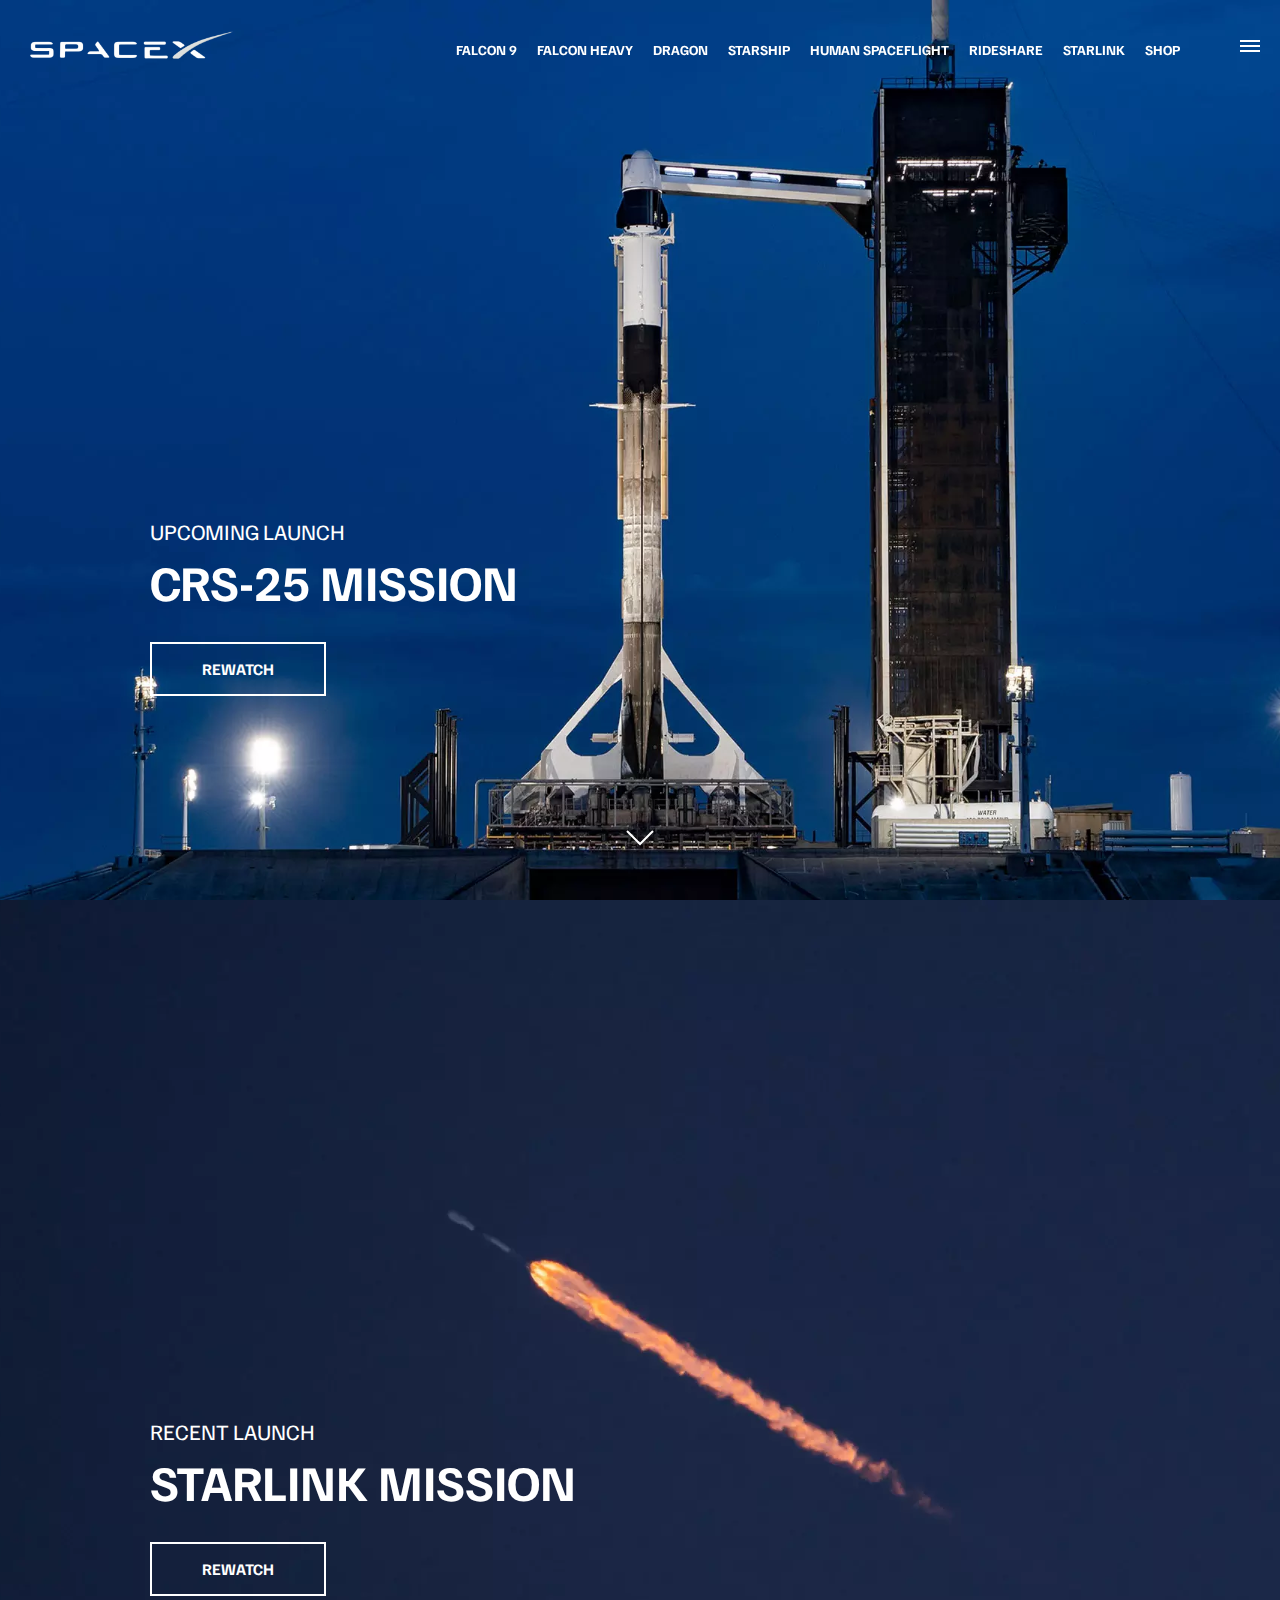
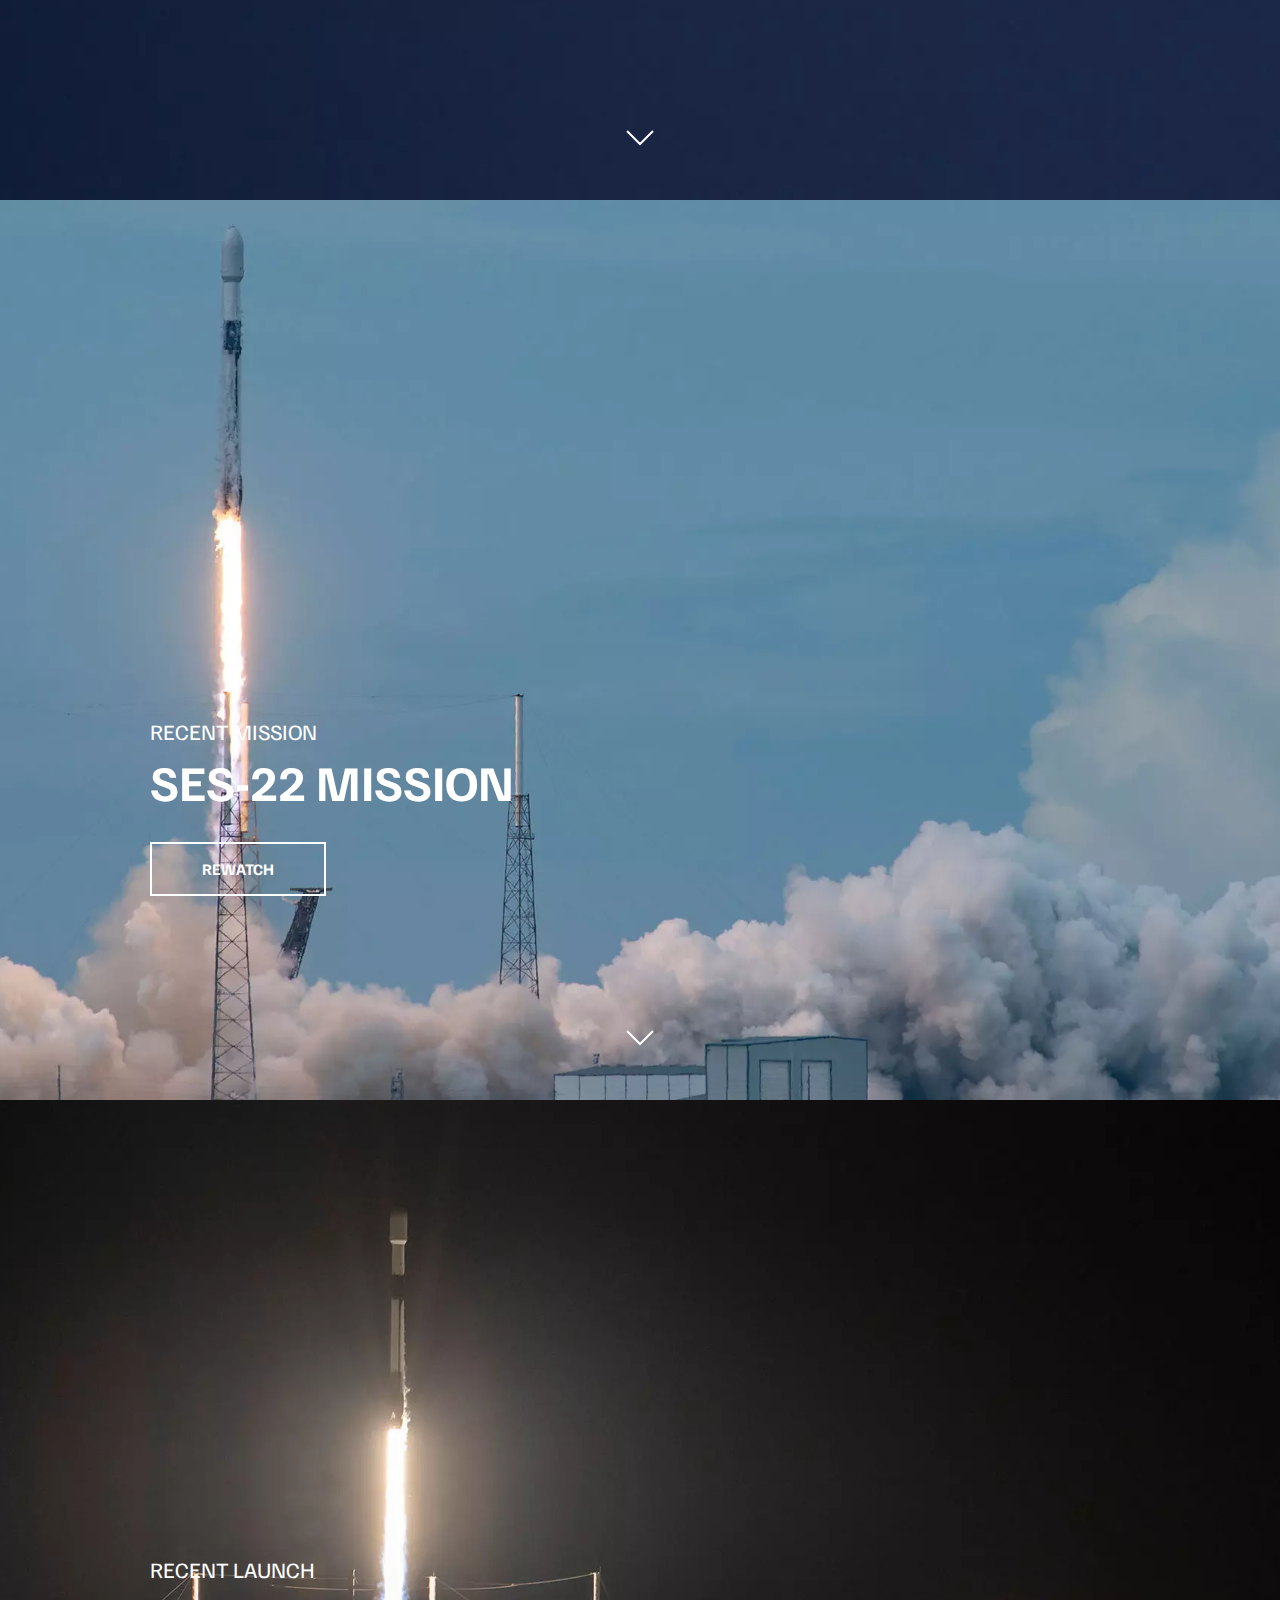
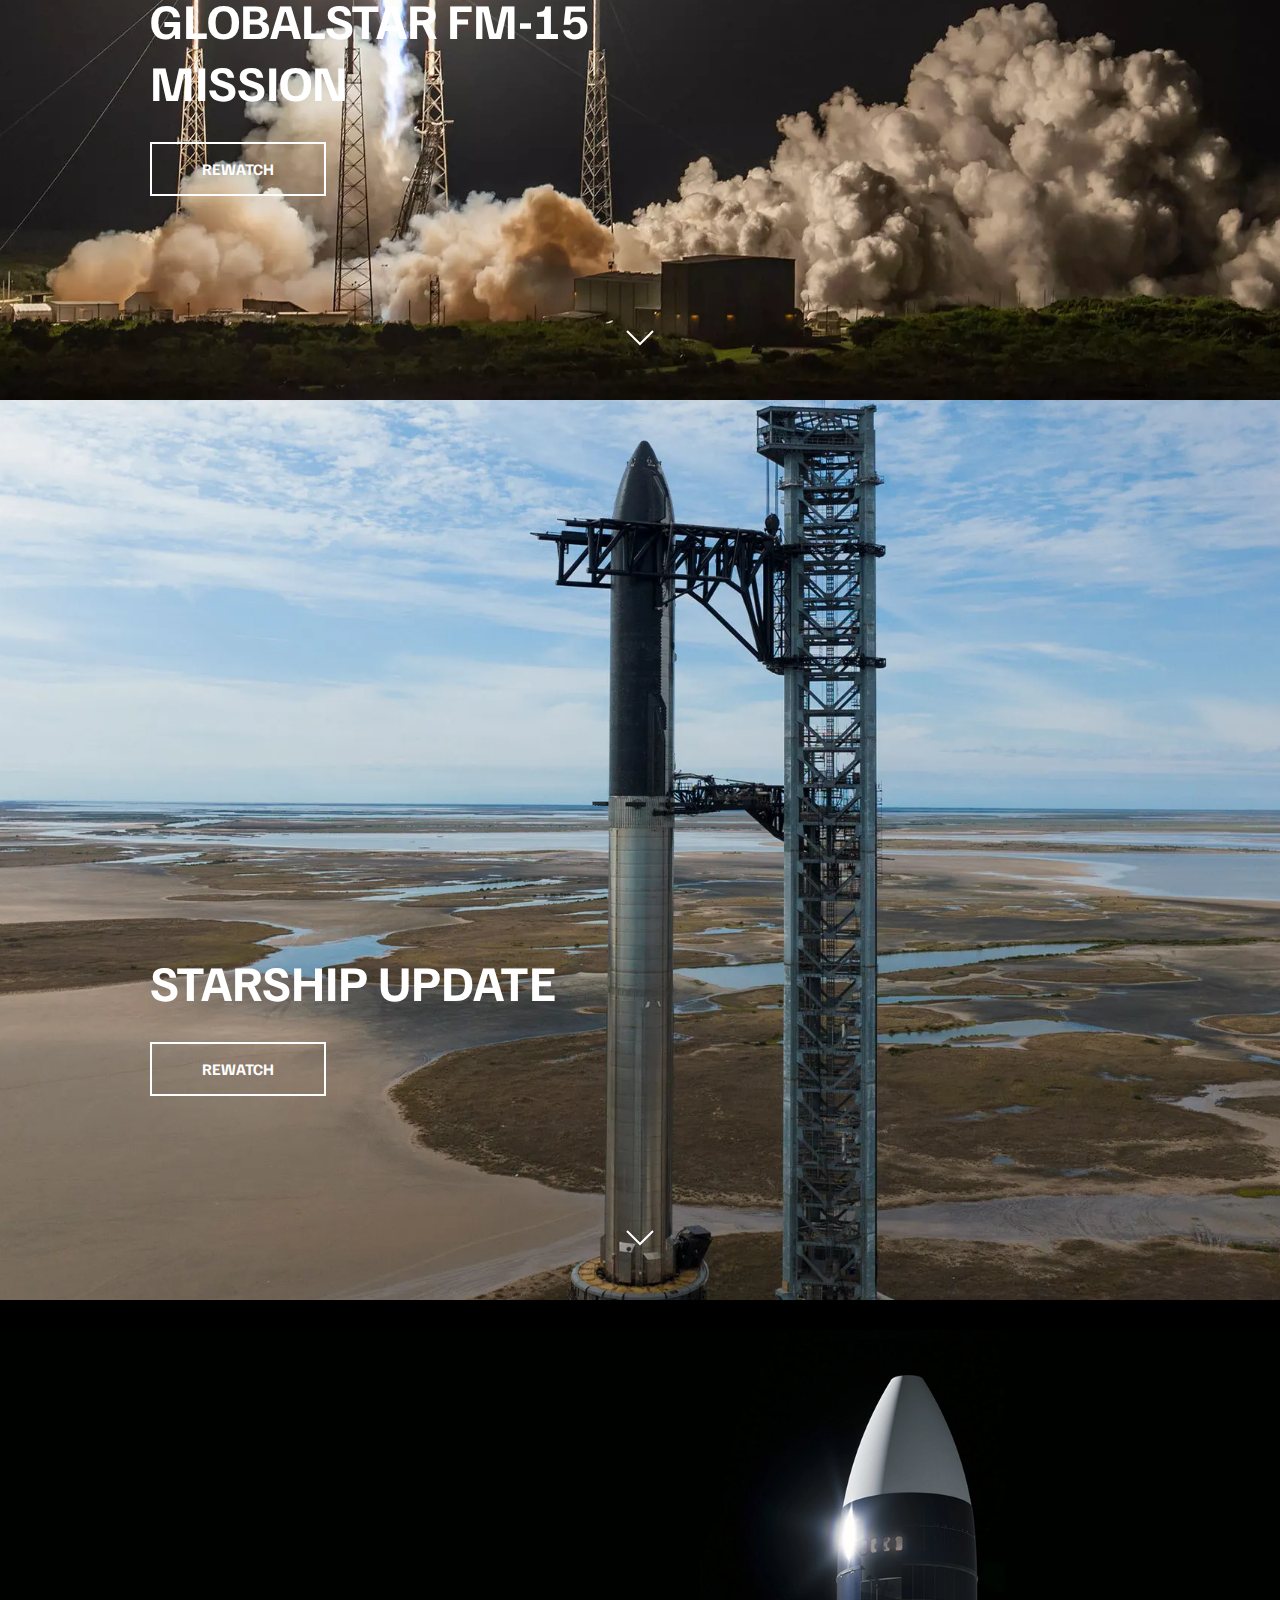
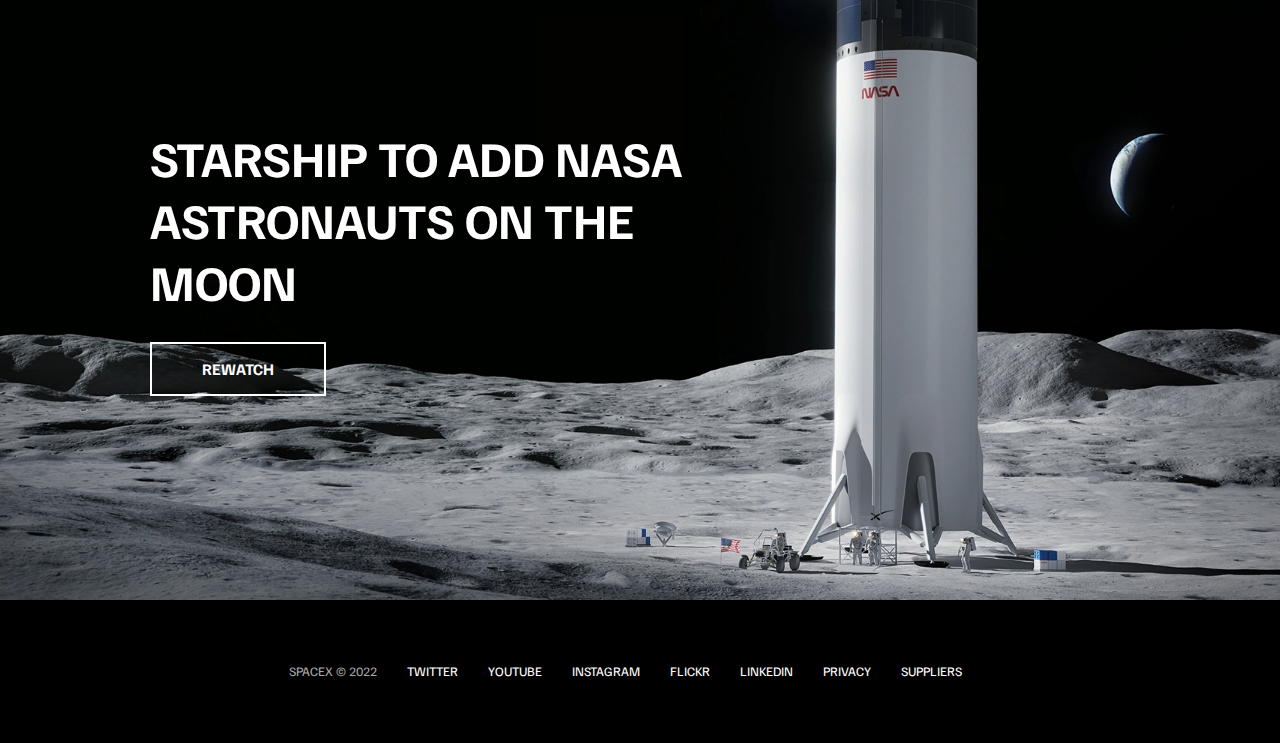
<file: index.html>
<!DOCTYPE html>
<html lang="en">
	<head>
		<meta charset="UTF-8" />
		<meta http-equiv="X-UA-Compatible" content="IE=edge" />
		<meta name="viewport" content="width=device-width, initial-scale=1.0" />
		<link rel="stylesheet" href="./css/main.css" />
		<title>SpaceX</title>
	</head>
	<body>
		<!-- Overlay -->
		<div id="overlay"></div>

		<!-- Mobile Menu -->
		<div id="mobile-menu" class="mobile-main-menu">
			<ul>
				<li><a href="#">Mission</a></li>
				<li><a href="#">Launches</a></li>
				<li><a href="#">Careers</a></li>
				<li><a href="#">Updates</a></li>
				<!-- Menu items for smaller screens only -->
				<li class="mobile-only"><a href="./falcon9.html">Falcon 9</a></li>
				<li class="mobile-only"><a href="./falcon-heavy.html">Falcon Heavy</a></li>
				<li class="mobile-only"><a href="./dragon.html">Dragon</a></li>
				<li class="mobile-only"><a href="#">Starship</a></li>
				<li class="mobile-only"><a href="#">Human Spaceflight</a></li>
				<li class="mobile-only"><a href="#">Rideshare</a></li>
				<li class="mobile-only"><a href="#">Starlink</a></li>
				<li class="mobile-only"><a href="#">Shop</a></li>
			</ul>
		</div>

		<!-- Header & Navigation -->
		<header class="main-header">
			<div class="logo">
				<a href="./index.html">
					<img src="img/logo.png" alt="SpaceX" />
				</a>
			</div>
			<nav class="desktop-main-menu">
				<ul>
					<li><a href="./falcon9.html">Falcon 9</a></li>
					<li><a href="./falcon-heavy.html">Falcon Heavy</a></li>
					<li><a href="./dragon.html">Dragon</a></li>
					<li><a href="#">Starship</a></li>
					<li><a href="#">Human Spaceflight</a></li>
					<li><a href="#">Rideshare</a></li>
					<li><a href="#">Starlink</a></li>
					<li><a href="#">Shop</a></li>
				</ul>
			</nav>
		</header>

		<!-- Hamburger Menu -->
		<button id="menu-btn" class="hamburger">
			<span class="hamburger-top"></span>
			<span class="hamburger-middle"></span>
			<span class="hamburger-bottom"></span>
		</button>

		<!-- Section A -->
		<section class="section-a">
			<div class="section-inner">
				<h4>Upcoming Launch</h4>
				<h2>CRS-25 Mission</h2>
				<a href="#" class="btn">
					<div class="hover"></div>
					<span>Rewatch</span>
				</a>
			</div>
			<!-- Scroll Indicator SVG -->
			<div class="scroll-arrow">
				<svg width="30px" height="20px">
					<path
						stroke="#FFFFFF"
						fill="none"
						stroke-width="2px"
						d="M2.000,5.000 L15.000,18.000 L28.000,5.000 "
					></path>
				</svg>
			</div>
		</section>

		<!-- Section B -->
		<section class="section-b">
			<div class="section-inner">
				<h4>Recent Launch</h4>
				<h2>Starlink Mission</h2>
				<a href="#" class="btn">
					<div class="hover"></div>
					<span>Rewatch</span>
				</a>
			</div>
			<div class="scroll-arrow">
				<svg width="30px" height="20px">
					<path
						stroke="#FFFFFF"
						fill="none"
						stroke-width="2px"
						d="M2.000,5.000 L15.000,18.000 L28.000,5.000 "
					></path>
				</svg>
			</div>
		</section>

		<!-- Section C -->
		<section class="section-c">
			<div class="section-inner">
				<h4>Recent Mission</h4>
				<h2>SES-22 Mission</h2>
				<a href="#" class="btn">
					<div class="hover"></div>
					<span>Rewatch</span>
				</a>
			</div>
			<div class="scroll-arrow">
				<svg width="30px" height="20px">
					<path
						stroke="#FFFFFF"
						fill="none"
						stroke-width="2px"
						d="M2.000,5.000 L15.000,18.000 L28.000,5.000 "
					></path>
				</svg>
			</div>
		</section>

		<!-- Section D -->
		<section class="section-d">
			<div class="section-inner">
				<h4>Recent Launch</h4>
				<h2>Globalstar FM-15 Mission</h2>
				<a href="#" class="btn">
					<div class="hover"></div>
					<span>Rewatch</span>
				</a>
			</div>
			<div class="scroll-arrow">
				<svg width="30px" height="20px">
					<path
						stroke="#FFFFFF"
						fill="none"
						stroke-width="2px"
						d="M2.000,5.000 L15.000,18.000 L28.000,5.000 "
					></path>
				</svg>
			</div>
		</section>

		<!-- Section E -->
		<section class="section-e">
			<div class="section-inner">
				<h2>Starship Update</h2>
				<a href="#" class="btn">
					<div class="hover"></div>
					<span>Rewatch</span>
				</a>
			</div>
			<div class="scroll-arrow">
				<svg width="30px" height="20px">
					<path
						stroke="#FFFFFF"
						fill="none"
						stroke-width="2px"
						d="M2.000,5.000 L15.000,18.000 L28.000,5.000 "
					></path>
				</svg>
			</div>
		</section>

		<!-- Section F -->
		<section class="section-f">
			<div class="section-inner">
				<h2>Starship to add NASA Astronauts on the Moon</h2>
				<a href="#" class="btn">
					<div class="hover"></div>
					<span>Rewatch</span>
				</a>
			</div>
		</section>

		<!-- Footer -->
		<footer>
			<ul>
				<li>SpaceX &copy; 2022</li>
				<li><a href="https://twitter.com/kunalku2007">Twitter</a></li>
				<li><a href="https://www.youtube.com/watch?v=dQw4w9WgXcQ">YouTube</a></li>
				<li><a href="https://www.instagram.com/kunalkumarchourasiya/">Instagram</a></li>
				<li><a href="#">Flickr</a></li>
				<li><a href="#">LinkedIn</a></li>
				<li><a href="#">Privacy</a></li>
				<li><a href="https://www.youtube.com/watch?v=dQw4w9WgXcQ">Suppliers</a></li>
			</ul>
		</footer>

		<!-- Scripts -->
		<script src="./js/menu.js"></script>
	</body>
</html>
</file>
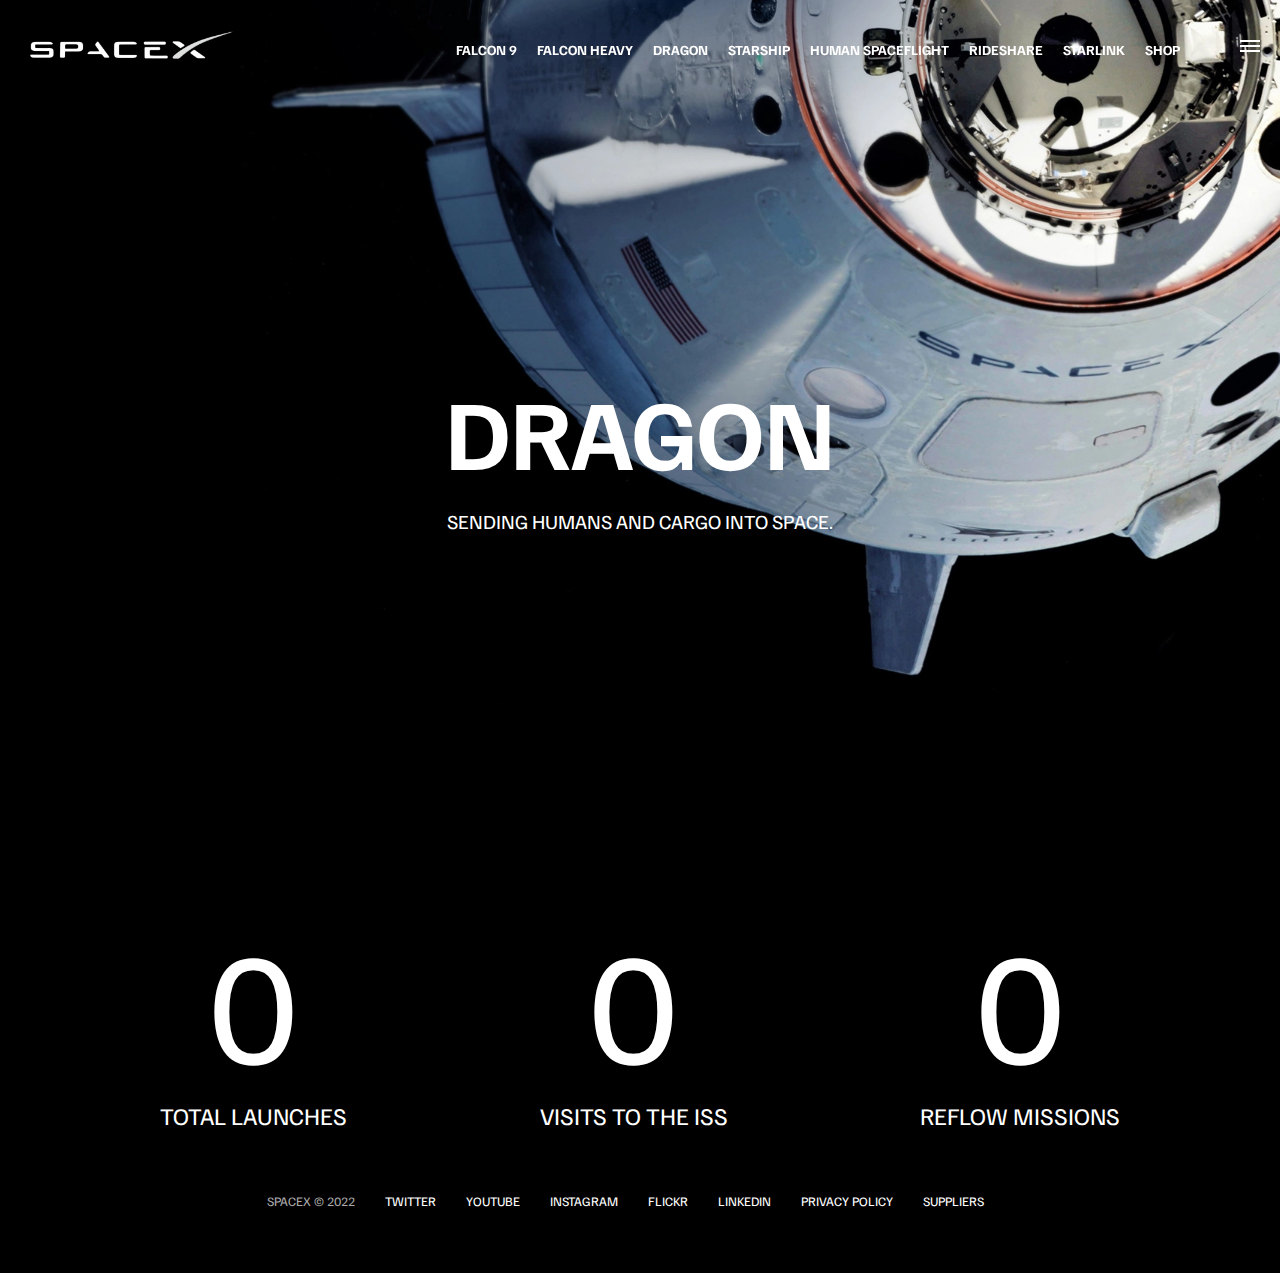
<file: dragon.html>
<!DOCTYPE html>
<html lang="en">
	<head>
		<meta charset="UTF-8" />
		<meta http-equiv="X-UA-Compatible" content="IE=edge" />
		<meta name="viewport" content="width=device-width, initial-scale=1.0" />
		<link rel="stylesheet" href="./css/main.css" />
		<link rel="stylesheet" href="./css/inner-pages.css" />
		<title>SpaceX - Dragon</title>
	</head>
	<body>
		<!-- Overlay -->
		<div id="overlay"></div>

		<!-- Mobile Menu -->
		<div id="mobile-menu" class="mobile-main-menu">
			<ul>
				<li><a href="#">Mission</a></li>
				<li><a href="#">Launches</a></li>
				<li><a href="#">Careers</a></li>
				<li><a href="#">Updates</a></li>
				<!-- Menu items for smaller screens only -->
				<li class="mobile-only"><a href="./falcon9.html">Falcon 9</a></li>
				<li class="mobile-only"><a href="./falcon-heavy.html">Falcon Heavy</a></li>
				<li class="mobile-only"><a href="./dragon.html">Dragon</a></li>
				<li class="mobile-only"><a href="#">Starship</a></li>
				<li class="mobile-only"><a href="#">Human Spaceflight</a></li>
				<li class="mobile-only"><a href="#">Rideshare</a></li>
				<li class="mobile-only"><a href="#">Starlink</a></li>
				<li class="mobile-only"><a href="#">Shop</a></li>
			</ul>
		</div>

		<!-- Header & Navigation -->
		<header class="main-header">
			<div class="logo">
				<a href="./index.html">
					<img src="img/logo.png" alt="SpaceX" />
				</a>
			</div>
			<nav class="desktop-main-menu">
				<ul>
					<li><a href="./falcon9.html">Falcon 9</a></li>
					<li><a href="./falcon-heavy.html">Falcon Heavy</a></li>
					<li><a href="./dragon.html">Dragon</a></li>
					<li><a href="#">Starship</a></li>
					<li><a href="#">Human Spaceflight</a></li>
					<li><a href="#">Rideshare</a></li>
					<li><a href="#">Starlink</a></li>
					<li><a href="#">Shop</a></li>
				</ul>
			</nav>
		</header>

		<!-- Hamburger Menu -->
		<button id="menu-btn" class="hamburger">
			<span class="hamburger-top"></span>
			<span class="hamburger-middle"></span>
			<span class="hamburger-bottom"></span>
		</button>

		<!-- Section -->
		<section class="section-animate bg-dragon"></section>
		<div class="section-inner-center">
			<h3>Dragon</h3>
			<p>Sending humans and cargo into space.</p>
		</div>

		<!-- Stats Counter -->
		<div class="stats">
			<div>
				<span class="counter" data-target="34">0</span>
				<h4>Total Launches</h4>
			</div>
			<div>
				<span class="counter" data-target="31">0</span>
				<h4>Visits to the ISS</h4>
			</div>
			<div>
				<span class="counter" data-target="13">0</span>
				<h4>Reflow Missions</h4>
			</div>
		</div>

		<!-- Footer -->
		<footer>
			<ul>
				<li>SpaceX &copy; 2022</li>
				<li><a href="https://twitter.com/kunalku2007">Twitter</a></li>
				<li><a href="https://www.youtube.com/watch?v=dQw4w9WgXcQ">YouTube</a></li>
				<li><a href="https://www.instagram.com/kunalkumarchourasiya/">Instagram</a></li>
				<li><a href="#">Flickr</a></li>
				<li><a href="#">LinkedIn</a></li>
				<li>
					<a target="_blank" href="https://www.spacex.com/media/privacy_policy_spacex.pdf"
						>Privacy Policy</a
					>
				</li>
				<li><a href="https://www.youtube.com/watch?v=dQw4w9WgXcQ">Suppliers</a></li>
			</ul>
		</footer>

		<!-- Scripts -->
		<script src="./js/menu.js"></script>
		<script src="./js/stats-counter.js"></script>
	</body>
</html>
</file>
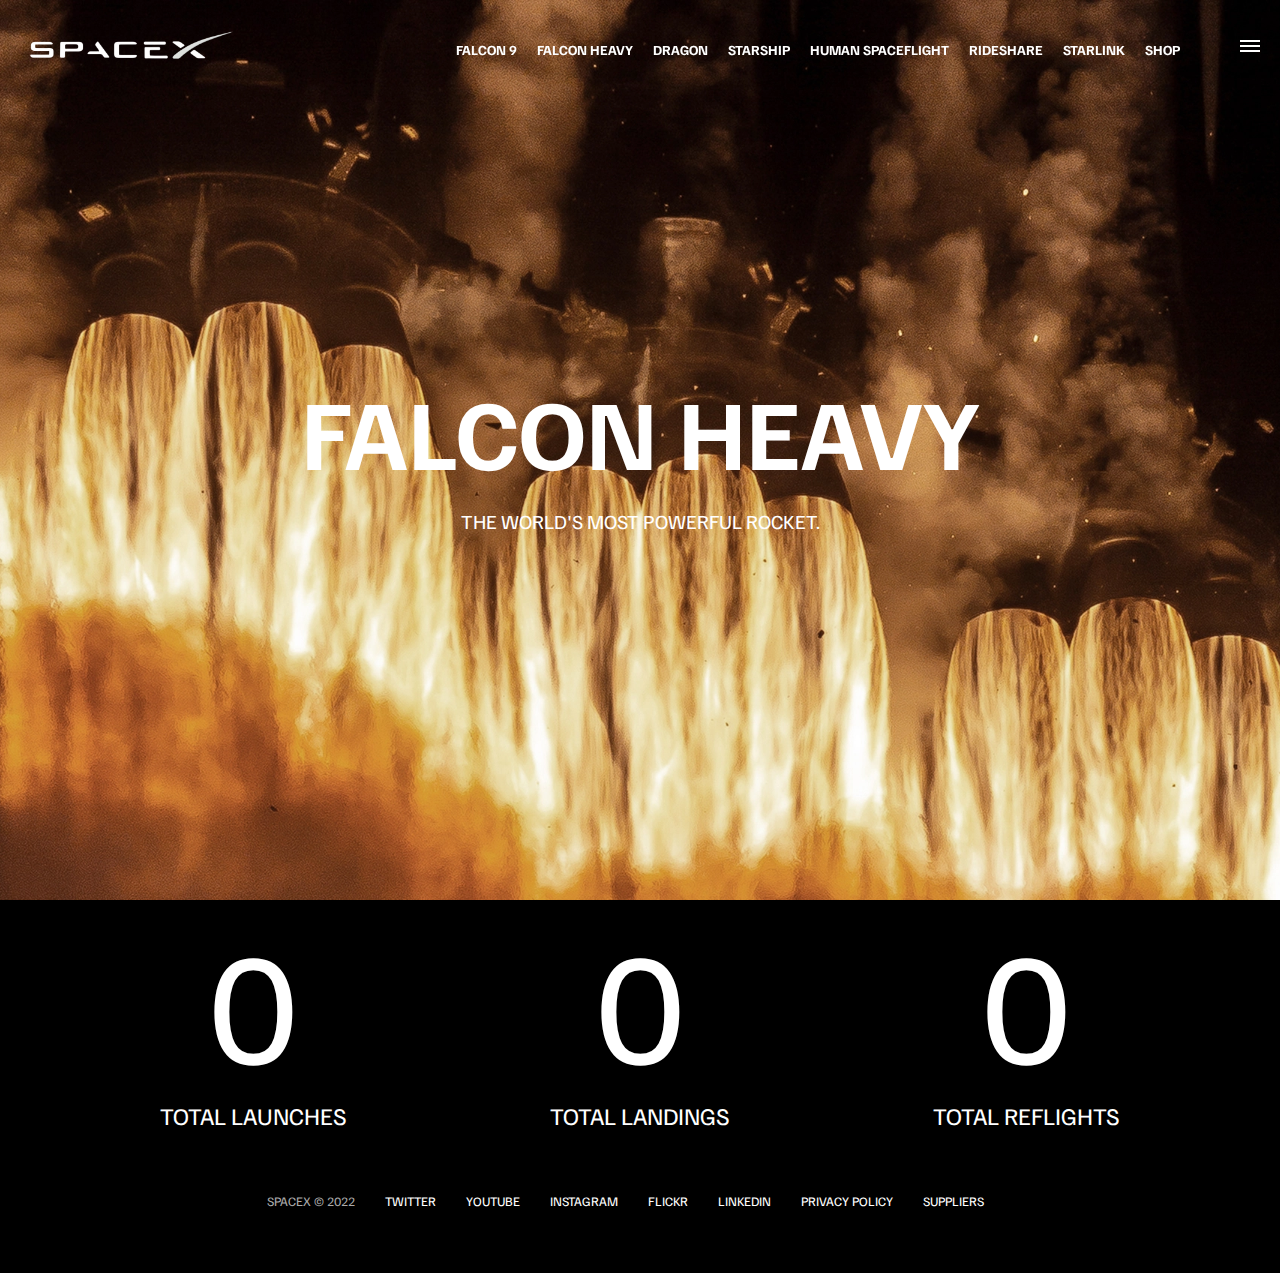
<file: falcon-heavy.html>
<!DOCTYPE html>
<html lang="en">
	<head>
		<meta charset="UTF-8" />
		<meta http-equiv="X-UA-Compatible" content="IE=edge" />
		<meta name="viewport" content="width=device-width, initial-scale=1.0" />
		<link rel="stylesheet" href="./css/main.css" />
		<link rel="stylesheet" href="./css/inner-pages.css" />
		<title>SpaceX - Falcon Heavy</title>
	</head>
	<body>
		<!-- Overlay -->
		<div id="overlay"></div>

		<!-- Mobile Menu -->
		<div id="mobile-menu" class="mobile-main-menu">
			<ul>
				<li><a href="#">Mission</a></li>
				<li><a href="#">Launches</a></li>
				<li><a href="#">Careers</a></li>
				<li><a href="#">Updates</a></li>
				<!-- Menu items for smaller screens only -->
				<li class="mobile-only"><a href="./falcon9.html">Falcon 9</a></li>
				<li class="mobile-only"><a href="./falcon-heavy.html">Falcon Heavy</a></li>
				<li class="mobile-only"><a href="./dragon.html">Dragon</a></li>
				<li class="mobile-only"><a href="#">Starship</a></li>
				<li class="mobile-only"><a href="#">Human Spaceflight</a></li>
				<li class="mobile-only"><a href="#">Rideshare</a></li>
				<li class="mobile-only"><a href="#">Starlink</a></li>
				<li class="mobile-only"><a href="#">Shop</a></li>
			</ul>
		</div>

		<!-- Header & Navigation -->
		<header class="main-header">
			<div class="logo">
				<a href="./index.html">
					<img src="img/logo.png" alt="SpaceX" />
				</a>
			</div>
			<nav class="desktop-main-menu">
				<ul>
					<li><a href="./falcon9.html">Falcon 9</a></li>
					<li><a href="./falcon-heavy.html">Falcon Heavy</a></li>
					<li><a href="./dragon.html">Dragon</a></li>
					<li><a href="#">Starship</a></li>
					<li><a href="#">Human Spaceflight</a></li>
					<li><a href="#">Rideshare</a></li>
					<li><a href="#">Starlink</a></li>
					<li><a href="#">Shop</a></li>
				</ul>
			</nav>
		</header>

		<!-- Hamburger Menu -->
		<button id="menu-btn" class="hamburger">
			<span class="hamburger-top"></span>
			<span class="hamburger-middle"></span>
			<span class="hamburger-bottom"></span>
		</button>

		<!-- Section -->
		<section class="section-animate bg-falcon-heavy"></section>
		<div class="section-inner-center">
			<h3>Falcon Heavy</h3>
			<p>The world's most powerful rocket.</p>
		</div>

		<!-- Stats Counter -->
		<div class="stats">
			<div>
				<span class="counter" data-target="4">0</span>
				<h4>Total Launches</h4>
			</div>
			<div>
				<span class="counter" data-target="5">0</span>
				<h4>Total Landings</h4>
			</div>
			<div>
				<span class="counter" data-target="4">0</span>
				<h4>Total Reflights</h4>
			</div>
		</div>

		<!-- Footer -->
		<footer>
			<ul>
				<li>SpaceX &copy; 2022</li>
				<li><a href="https://twitter.com/kunalku2007">Twitter</a></li>
				<li><a href="https://www.youtube.com/watch?v=dQw4w9WgXcQ">YouTube</a></li>
				<li><a href="https://www.instagram.com/kunalkumarchourasiya/">Instagram</a></li>
				<li><a href="#">Flickr</a></li>
				<li><a href="#">LinkedIn</a></li>
				<li><a href="#">Privacy Policy</a></li>
				<li><a href="https://www.youtube.com/watch?v=dQw4w9WgXcQ">Suppliers</a></li>
			</ul>
		</footer>

		<!-- Scripts -->
		<script src="./js/menu.js"></script>
		<script src="./js/stats-counter.js"></script>
	</body>
</html>
</file>
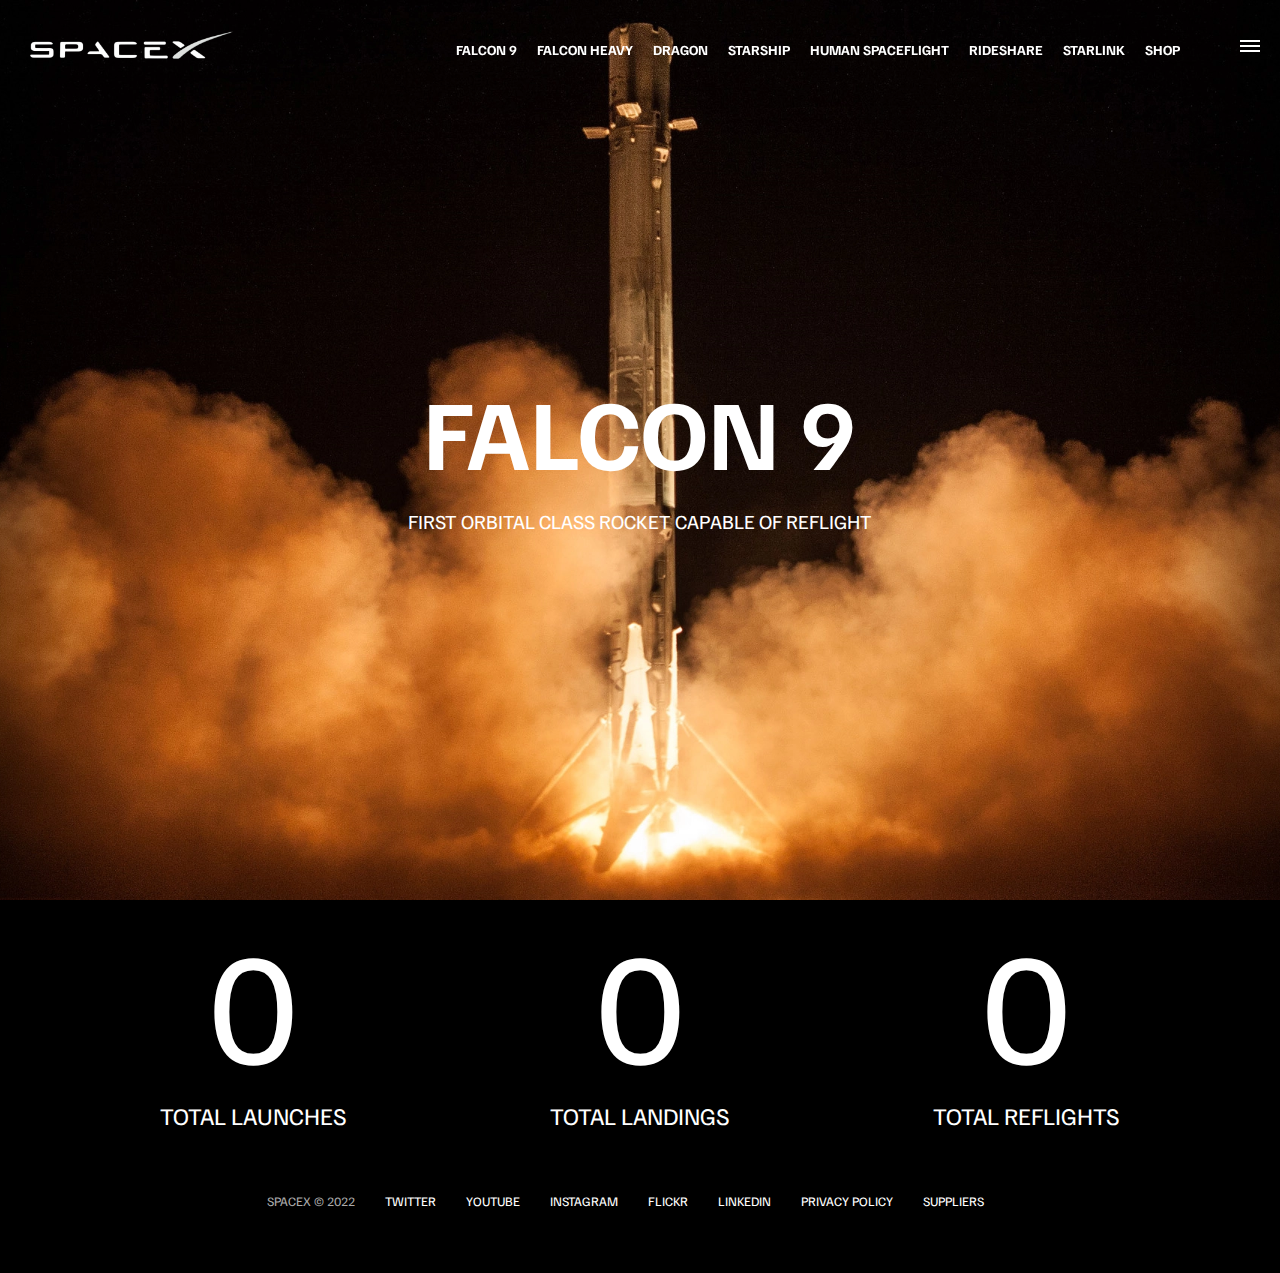
<file: falcon9.html>
<!DOCTYPE html>
<html lang="en">
	<head>
		<meta charset="UTF-8" />
		<meta http-equiv="X-UA-Compatible" content="IE=edge" />
		<meta name="viewport" content="width=device-width, initial-scale=1.0" />
		<link rel="stylesheet" href="./css/main.css" />
		<link rel="stylesheet" href="./css/inner-pages.css" />
		<title>SpaceX - Falcon 9</title>
	</head>
	<body>
		<!-- Overlay -->
		<div id="overlay"></div>

		<!-- Mobile Menu -->
		<div id="mobile-menu" class="mobile-main-menu">
			<ul>
				<li><a href="#">Mission</a></li>
				<li><a href="#">Launches</a></li>
				<li><a href="#">Careers</a></li>
				<li><a href="#">Updates</a></li>
				<!-- Menu items for smaller screens only -->
				<li class="mobile-only"><a href="./falcon9.html">Falcon 9</a></li>
				<li class="mobile-only"><a href="./falcon-heavy.html">Falcon Heavy</a></li>
				<li class="mobile-only"><a href="./dragon.html">Dragon</a></li>
				<li class="mobile-only"><a href="#">Starship</a></li>
				<li class="mobile-only"><a href="#">Human Spaceflight</a></li>
				<li class="mobile-only"><a href="#">Rideshare</a></li>
				<li class="mobile-only"><a href="#">Starlink</a></li>
				<li class="mobile-only"><a href="#">Shop</a></li>
			</ul>
		</div>

		<!-- Header & Navigation -->
		<header class="main-header">
			<div class="logo">
				<a href="./index.html">
					<img src="img/logo.png" alt="SpaceX" />
				</a>
			</div>
			<nav class="desktop-main-menu">
				<ul>
					<li><a href="./falcon9.html">Falcon 9</a></li>
					<li><a href="./falcon-heavy.html">Falcon Heavy</a></li>
					<li><a href="./dragon.html">Dragon</a></li>
					<li><a href="#">Starship</a></li>
					<li><a href="#">Human Spaceflight</a></li>
					<li><a href="#">Rideshare</a></li>
					<li><a href="#">Starlink</a></li>
					<li><a href="#">Shop</a></li>
				</ul>
			</nav>
		</header>

		<!-- Hamburger Menu -->
		<button id="menu-btn" class="hamburger">
			<span class="hamburger-top"></span>
			<span class="hamburger-middle"></span>
			<span class="hamburger-bottom"></span>
		</button>

		<!-- Section -->
		<section class="section-animate bg-falcon-9"></section>
		<div class="section-inner-center">
			<h3>Falcon 9</h3>
			<p>First orbital class rocket capable of reflight</p>
		</div>

		<!-- Stats Counter -->
		<div class="stats">
			<div>
				<span class="counter" data-target="3">0</span>
				<h4>Total Launches</h4>
			</div>
			<div>
				<span class="counter" data-target="7">0</span>
				<h4>Total Landings</h4>
			</div>
			<div>
				<span class="counter" data-target="4">0</span>
				<h4>Total Reflights</h4>
			</div>
		</div>

		<!-- Footer -->
		<footer>
			<ul>
				<li>SpaceX &copy; 2022</li>
				<li><a href="https://twitter.com/kunalku2007">Twitter</a></li>
				<li><a href="https://www.youtube.com/watch?v=dQw4w9WgXcQ">YouTube</a></li>
				<li><a href="https://www.instagram.com/kunalkumarchourasiya/">Instagram</a></li>
				<li><a href="#">Flickr</a></li>
				<li><a href="#">LinkedIn</a></li>
				<li><a href="#">Privacy Policy</a></li>
				<li><a href="https://www.youtube.com/watch?v=dQw4w9WgXcQ">Suppliers</a></li>
			</ul>
		</footer>

		<!-- Scripts -->
		<script src="./js/menu.js"></script>
		<script src="./js/stats-counter.js"></script>
	</body>
</html>
</file>
<file: css/main.css>
/* Imports */
@import url('https://fonts.googleapis.com/css2?family=Familjen+Grotesk:wght@400;600;700&display=swap');

/* Default Styles */
*,
*::before,
*::after {
	margin: 0;
	padding: 0;
	box-sizing: border-box;
}

body {
	font-family: 'Familjen Grotesk', sans-serif;
	background: #000000;
	color: #ffffff;
}

a {
	text-decoration: none;
	color: #ffffff;
}

ul {
	list-style: none;
}

img {
	display: block;
	width: 100%;
	height: auto;
}

section {
	position: relative;
	height: 100vh;
	background-position: center center;
	background-repeat: no-repeat;
	background-size: cover;
	text-transform: uppercase;
}

/* Utility Classes */
.btn {
	position: relative;
	display: inline-block;
	cursor: pointer;
	text-align: center;
	min-width: 130px;
	padding: 15px 50px;
	margin-top: 10px;
	border: 2px solid #ffffff;
	text-transform: uppercase;
	font-weight: bold;
	overflow: hidden;
	z-index: 2;
}

.btn:hover span {
	color: #000000;
}

.btn .hover {
	position: absolute;
	top: 0;
	left: 0;
	width: 100%;
	height: 100%;
	background: #ffffff;
	z-index: -1;
	transform: translateX(-100%);
	transition: transform 0.5s cubic-bezier(0.19, 1, 0.22, 1);
}

.btn:hover .hover {
	transform: translateX(0);
}

/* Animations */
@keyframes fadeInUp {
	0% {
		opacity: 0;
		transform: translateY(140px);
	}

	100% {
		opacity: 1;
		transform: translateY(0);
	}
}

@keyframes fadeIn {
	0% {
		opacity: 0;
	}

	100% {
		opacity: 1;
	}
}

@keyframes fadeBounce {
	0%,
	20%,
	50%,
	80%,
	100% {
		opacity: 0;
		transform: translateY(-20px);
	}

	40% {
		opacity: 1;
		transform: translateY(0);
	}
}

/* Header & Navigation */
.main-header {
	position: fixed;
	top: 0;
	left: 0;
	width: 100%;
	z-index: 3;
	display: flex;
	justify-content: space-between;
	align-items: center;
	text-transform: uppercase;
	height: 100px;
	padding: 0 30px;
}

/* Logo */
.logo {
	width: 210px;
	height: auto;
}

/* Desktop Menu */
.desktop-main-menu {
	margin-right: 50px;
}

.desktop-main-menu ul {
	display: flex;
}

.desktop-main-menu ul li {
	position: relative;
	margin-right: 20px;
	padding-bottom: 2px;
    font-weight: bold;
	font-size: 14px;
}

/* Menu Item Animation */
.desktop-main-menu ul li a::after {
	content: '';
	position: absolute;
	bottom: 0;
	left: 0;
	width: 100%;
	height: 1px;
	background-color: #ffffff;
	transform: scaleX(0);
	transform-origin: left center;
	transition: transform 0.4s cubic-bezier(0.19, 1, 0.22, 1);
}

.desktop-main-menu ul li a:hover::after {
	transform: scaleX(1);
	transform-origin: right center;
}

/* Hamburger Menu */
.hamburger {
	position: fixed;
	top: 40px;
	right: 20px;
	z-index: 10;
	cursor: pointer;
	width: 20px;
	height: 20px;
	background: none;
	border: none;
}

.hamburger-top,
.hamburger-middle,
.hamburger-bottom {
    position: absolute;
    width: 20px;
    height: 2px;
    top: 0;
    left: 0;
    background-color: #FFFFFF;
	transition: all 0.15s;
}

.hamburger-middle {
    transform: translateY(5px)
}

.hamburger-bottom {
    transform: translateY(10px)
}

.open {
    transform: rotate(90deg);
}

.open .hamburger-top {
    transform: rotate(45deg) translate(6px, 6px);
}

.open .hamburger-middle {
    display: none;
}

.open .hamburger-bottom {
    transform: rotate(-45deg) translate(-6px, 6px);
}

/* Mobile Menu */
.mobile-only {
	display: none;
}

.mobile-main-menu {
	position: fixed;
	top: 0;
	right: 0;
	width: 350px;
	height: 100%;
	background-color: #000000;
	z-index: 4;
	display: flex;
	align-items: center;
	justify-content: center;
	transform: translateX(100%);
	transition: transform 0.6s cubic-bezier(0.20, 1, 0.25, 1);
}

.show-menu {
	transform: translateX(0);
}

.mobile-main-menu ul {
	display: flex;
	flex-direction: column;
	align-items: flex-end;
	justify-content: center;
	padding: 50px;
	width: 100%;
}

.mobile-main-menu ul li {
	margin-bottom: 20px;
	font-size: 18px;
	text-transform: uppercase;
	border-bottom: 1px #555555 dotted;
	width: 100%;
	text-align: right;
	padding-bottom: 8px;
}

.mobile-main-menu ul li a {
	color: #FFFFFF;
	transition: color 0.5s;
}

.mobile-main-menu ul li a:hover { 
	color: #AAAAAA;
}

/* Overlay */
.overlay-show {
	position: fixed;
	top: 0;
	left: 0;
	width: 100%;
	height: 100%;
	background-color: rgba(0, 0, 0, 0.65);
	z-index: 3;
}

.stop-scroll {
	overflow: hidden;
}

/* Sections */
.section-inner {
	position: absolute;
	bottom: 200px;
	left: 150px;
	max-width: 560px;
}

.section-inner h4 {
	font-size: 22px;
	margin-bottom: 5px;
	font-weight: 300;
	animation: fadeInUp 0.5s ease-in-out;
}

.section-inner h2 {
	font-size: 50px;
	font-weight: 700;
	margin-bottom: 20px;
	animation: fadeInUp 0.5s ease-in-out 0.3s;
	animation-fill-mode: both;
}

.section-inner .btn {
	animation: fadeInUp 0.5s ease-in-out 0.5s;
	animation-fill-mode: both;
}

.scroll-arrow {
	position: absolute;
	bottom: 50px;
	left: 50%;
	transform: translateX(-50%);
	animation: fadeBounce 5s infinite;
}

/* Section Background Images */
.section-a {
	background-image: url(../img/section-a.webp);
}

.section-b {
	background-image: url(../img/section-b.webp);
}

.section-c {
	background-image: url(../img/section-c.webp);
}

.section-d {
	background-image: url(../img/section-d.webp);
}

.section-e {
	background-image: url(../img/section-e.webp);
}

.section-f {
	background-image: url(../img/section-f.webp);
}

/* Footer */
footer {
	position: relative;
	padding: 55px 0;
}

footer ul {
	display: flex;
	justify-content: center;
	align-items: center;
	flex-wrap: wrap;
}

footer ul li {
	margin-right: 30px;
	color: #aaaaaa;
	text-transform: uppercase;
	font-size: 13px;
	line-height: 2.5;
}

footer ul li a {
	color: #ffffff;
	transition: color 0.6s;
}

footer ul li a:hover {
	color: #aaaaaa;
}

/* Media Queries */
@media (max-width: 960px) {
	.desktop-main-menu {
		display: none;
	}

	.mobile-only {
		display: block;
	}
}

@media (max-width: 600px) {
	.logo {
		width: 150px;
		margin: auto;
	}

	.section-inner {
		bottom: 75px;
		left: 20px;
	}

	.section-inner h2 {
		font-size: 40px;
	}

	footer ul li:first-child {
		position: absolute;
		top: 30px;
		left: 50%;
		transform: translate(-50%, -50%);
	}

	footer ul li {
		margin-right: 15px;
	}
}
</file>
<file: css/inner-pages.css>
@import url(./main.css);

/* Section */
.bg-falcon-9 {
    background-image: url(../img/falcon-9.webp);
}

.bg-falcon-heavy {
    background-image: url(../img/falcon-heavy.webp);
}

.bg-dragon {
    background-image: url(../img/dragon.webp);
}

.section-animate {
    animation: fadeIn 2s ease-in-out;
}

.section-inner-center {
    position: absolute;
    top: 50%;
    left: 50%;
    transform: translate(-50%, -50%);
    text-transform: uppercase;
    text-align: center;
    width: 80%;
}

.section-inner-center h3 {
    font-size: 100px;
    margin-bottom: 15px;
    animation: fadeInUp 0.5s ease-in-out;
}

.section-inner-center p {
    font-size: 20px;
    animation: fadeInUp 0.5s ease-in-out 0.2s both;
}

/* Stats Counter */
.stats {
    max-width: 960px;
    margin: 0 auto;
    display: flex;
    align-items: center;
    justify-content: space-between;
    text-align: center;
    text-transform: uppercase;
}

.stats div span {
    font-size: 160px;

}

.stats div h4 {
    font-size: 24px;
    font-weight: 300;
}

/* Media Queries */
@media (max-width: 960px) {
    .section-inner-center  h3 {
        font-size: 75px;
    }
}

@media (max-width: 600px) {
    .section-inner-center  h3 {
        font-size: 50px;
    }

    .stats {
        flex-direction: column;
    }

    .stats  div {
        margin-bottom: 15px;
    }
}
</file>
